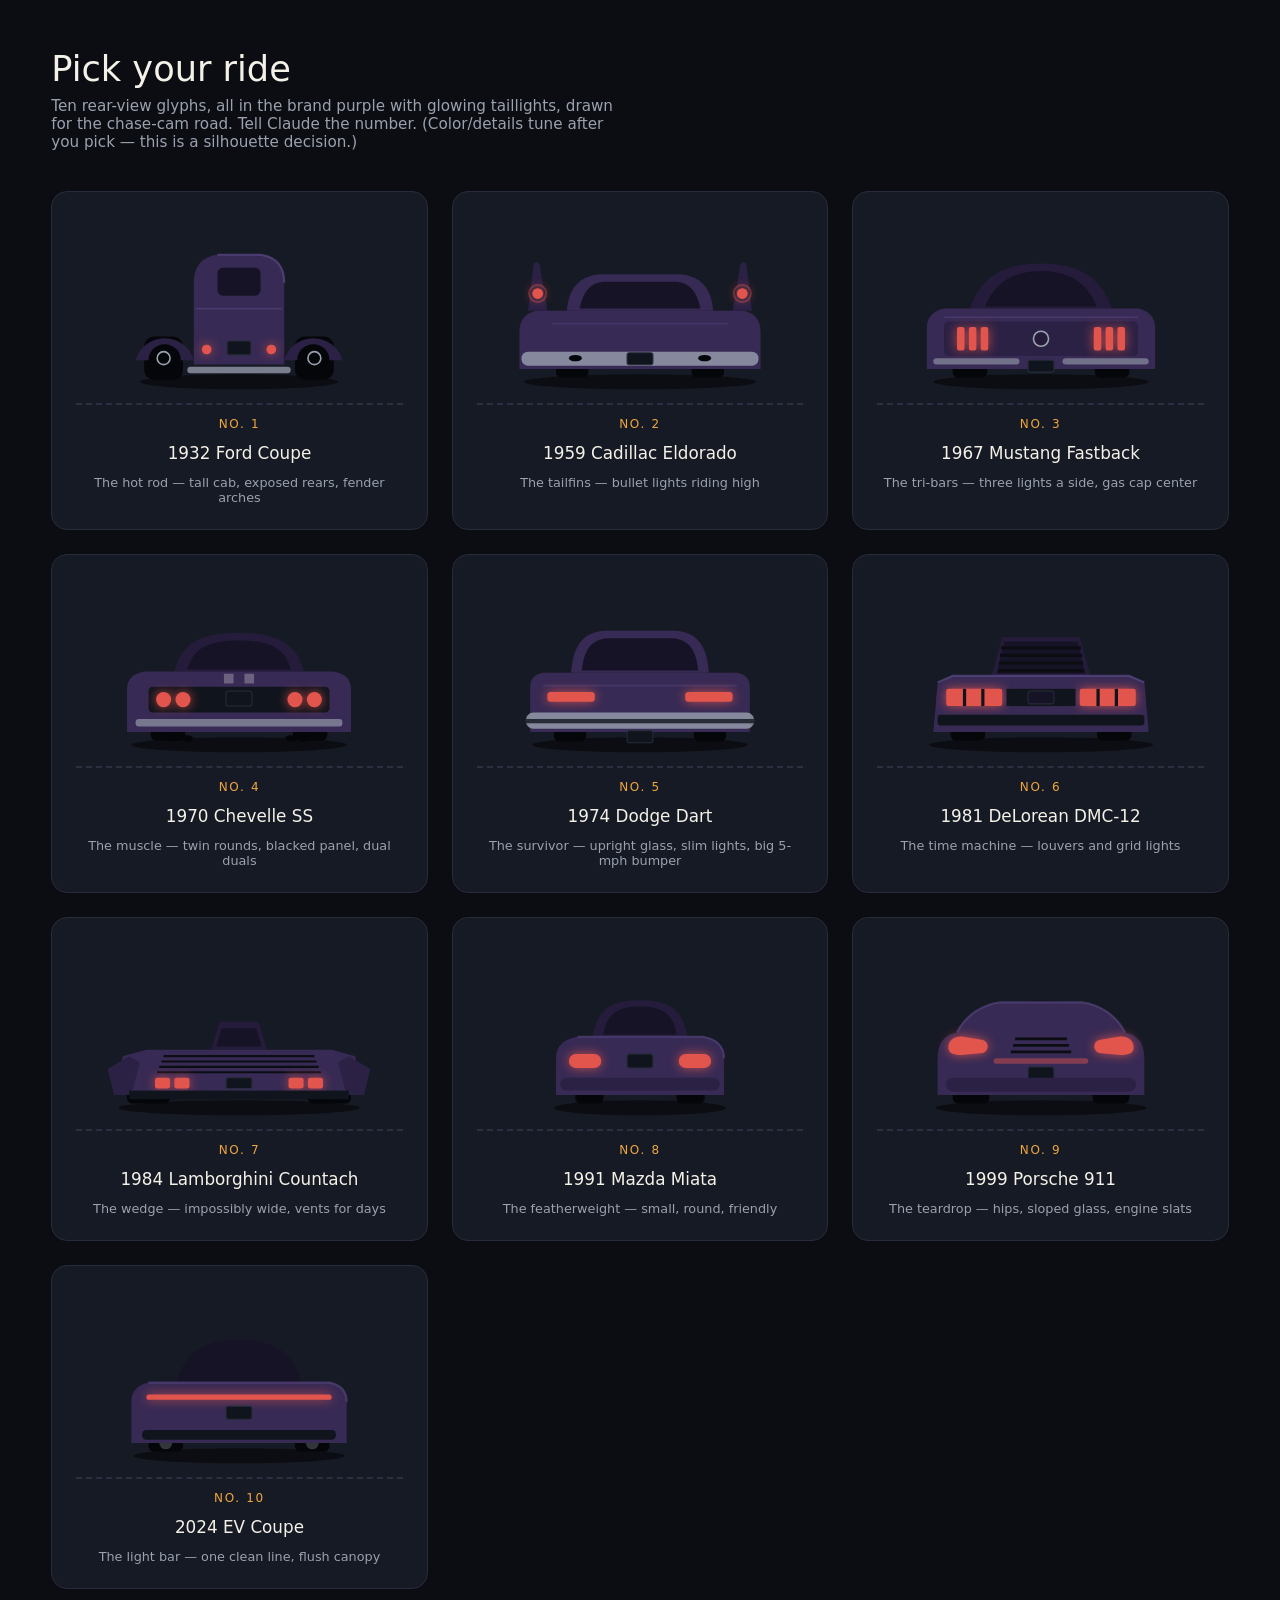
<file: design/car-mocks.html>
<!DOCTYPE html>
<html lang="en">
<head>
<meta charset="UTF-8">
<meta name="viewport" content="width=device-width, initial-scale=1.0">
<title>Car glyph mocks — pick your ride</title>
<style>
  :root {
    --asphalt:#0b0d12; --overpass:#161a24; --guardrail:#262c3a;
    --lane:#f4f1e8; --dust:#9aa1af; --sodium:#f0a63f;
  }
  * { box-sizing:border-box; margin:0; padding:0; }
  body {
    background:var(--asphalt); color:var(--lane);
    font-family:'Space Grotesk', ui-sans-serif, system-ui, sans-serif;
    padding:48px clamp(20px,4vw,64px) 96px;
  }
  h1 { font-weight:500; font-size:clamp(1.6rem,3vw,2.2rem); margin-bottom:8px; }
  .sub { color:var(--dust); font-size:.95rem; margin-bottom:40px; max-width:60ch; }
  .grid { display:grid; grid-template-columns:repeat(auto-fill,minmax(300px,1fr)); gap:24px; }
  .card {
    background:var(--overpass); border:1px solid var(--guardrail); border-radius:16px;
    padding:24px; display:flex; flex-direction:column; gap:12px; align-items:center;
  }
  .card svg { width:100%; max-width:280px; }
  .num {
    font-size:.75rem; letter-spacing:.14em; text-transform:uppercase; color:var(--sodium);
  }
  .name { font-weight:500; font-size:1.05rem; text-align:center; }
  .note { color:var(--dust); font-size:.8rem; text-align:center; }
  .road { width:100%; height:2px; border-top:2px dashed #2a3040; margin-top:-8px; }
  .tl { filter:drop-shadow(0 0 5px rgba(226,85,77,.85)); }
</style>
</head>
<body>
<h1>Pick your ride</h1>
<p class="sub">Ten rear-view glyphs, all in the brand purple with glowing taillights, drawn for the chase-cam road. Tell Claude the number. (Color/details tune after you pick — this is a silhouette decision.)</p>
<div class="grid">

<!-- 1 · 1932 Ford Coupe -->
<div class="card">
<svg viewBox="0 0 260 170">
  <ellipse cx="130" cy="154" rx="92" ry="7" fill="#000" opacity=".5"/>
  <rect x="42" y="112" width="36" height="40" rx="9" fill="#05060a"/>
  <rect x="182" y="112" width="36" height="40" rx="9" fill="#05060a"/>
  <circle cx="60" cy="132" r="6" fill="none" stroke="#9aa1af" stroke-width="1.5"/>
  <circle cx="200" cy="132" r="6" fill="none" stroke="#9aa1af" stroke-width="1.5"/>
  <path d="M34 134 A28 28 0 0 1 88 134 L76 134 A15 15 0 0 0 46 134 Z" fill="#2b2144"/>
  <path d="M172 134 A28 28 0 0 1 226 134 L214 134 A15 15 0 0 0 184 134 Z" fill="#2b2144"/>
  <path d="M88 138 L88 62 C88 46 96 38 110 36 L150 36 C164 38 172 46 172 62 L172 138 Z" fill="#372a54"/>
  <path d="M110 36 L150 36 C164 38 172 46 172 62" stroke="#5b4a86" stroke-width="2" fill="none" opacity=".7"/>
  <rect x="110" y="48" width="40" height="26" rx="5" fill="#171326"/>
  <line x1="90" y1="86" x2="170" y2="86" stroke="#5b4a86" stroke-width="1.5" opacity=".5"/>
  <circle class="tl" cx="100" cy="124" r="4.5" fill="#e2554d"/>
  <circle class="tl" cx="160" cy="124" r="4.5" fill="#e2554d"/>
  <rect x="119" y="116" width="22" height="13" rx="2" fill="#10141c" stroke="#262c3a"/>
  <rect x="82" y="140" width="96" height="6" rx="3" fill="#9aa1af" opacity=".75"/>
</svg>
<div class="road"></div>
<span class="num">No. 1</span>
<span class="name">1932 Ford Coupe</span>
<span class="note">The hot rod — tall cab, exposed rears, fender arches</span>
</div>

<!-- 2 · 1959 Cadillac Eldorado -->
<div class="card">
<svg viewBox="0 0 260 170">
  <ellipse cx="130" cy="154" rx="108" ry="7" fill="#000" opacity=".5"/>
  <rect x="52" y="134" width="30" height="16" rx="5" fill="#05060a"/>
  <rect x="178" y="134" width="30" height="16" rx="5" fill="#05060a"/>
  <path d="M26 88 L31 46 C32 42 36 42 37 46 L44 88 Z" fill="#2b2144"/>
  <path d="M216 88 L223 46 C224 42 228 42 229 46 L234 88 Z" fill="#2b2144"/>
  <path d="M62 88 C64 66 74 56 92 54 L168 54 C186 56 196 66 198 88 Z" fill="#372a54"/>
  <path d="M74 86 C77 70 84 62 96 61 L164 61 C176 62 183 70 186 86 Z" fill="#171326"/>
  <path d="M18 142 L18 108 C18 96 24 90 34 88 L226 88 C236 90 242 96 242 108 L242 142 Z" fill="#372a54"/>
  <line x1="48" y1="100" x2="212" y2="100" stroke="#5b4a86" stroke-width="1.5" opacity=".4"/>
  <circle class="tl" cx="35" cy="72" r="5" fill="#e2554d"/>
  <circle cx="35" cy="72" r="8" fill="none" stroke="#e2554d" stroke-width="1.5" opacity=".4"/>
  <circle class="tl" cx="225" cy="72" r="5" fill="#e2554d"/>
  <circle cx="225" cy="72" r="8" fill="none" stroke="#e2554d" stroke-width="1.5" opacity=".4"/>
  <rect x="20" y="126" width="220" height="13" rx="6" fill="#9aa1af" opacity=".8"/>
  <ellipse cx="70" cy="132" rx="6" ry="3" fill="#05060a"/>
  <ellipse cx="190" cy="132" rx="6" ry="3" fill="#05060a"/>
  <rect x="118" y="127" width="24" height="11" rx="2" fill="#10141c" stroke="#262c3a"/>
</svg>
<div class="road"></div>
<span class="num">No. 2</span>
<span class="name">1959 Cadillac Eldorado</span>
<span class="note">The tailfins — bullet lights riding high</span>
</div>

<!-- 3 · 1967 Mustang Fastback -->
<div class="card">
<svg viewBox="0 0 260 170">
  <ellipse cx="130" cy="154" rx="100" ry="7" fill="#000" opacity=".5"/>
  <rect x="48" y="134" width="32" height="16" rx="5" fill="#05060a"/>
  <rect x="180" y="134" width="32" height="16" rx="5" fill="#05060a"/>
  <path d="M64 86 C74 56 96 44 130 44 C164 44 186 56 196 86 Z" fill="#241c3a"/>
  <path d="M78 84 C88 60 106 51 130 51 C154 51 172 60 182 84 Z" fill="#171326"/>
  <path d="M24 142 L24 104 C24 94 30 88 40 86 L220 86 C230 88 236 94 236 104 L236 142 Z" fill="#372a54"/>
  <line x1="40" y1="94" x2="220" y2="94" stroke="#5b4a86" stroke-width="1.5" opacity=".5"/>
  <rect x="40" y="98" width="180" height="32" rx="4" fill="#2b2144"/>
  <rect class="tl" x="52" y="103" width="7" height="22" rx="2" fill="#e2554d"/>
  <rect class="tl" x="63" y="103" width="7" height="22" rx="2" fill="#e2554d"/>
  <rect class="tl" x="74" y="103" width="7" height="22" rx="2" fill="#e2554d"/>
  <rect class="tl" x="179" y="103" width="7" height="22" rx="2" fill="#e2554d"/>
  <rect class="tl" x="190" y="103" width="7" height="22" rx="2" fill="#e2554d"/>
  <rect class="tl" x="201" y="103" width="7" height="22" rx="2" fill="#e2554d"/>
  <circle cx="130" cy="114" r="7" fill="#241c3a" stroke="#9aa1af" stroke-width="1.5"/>
  <rect x="118" y="134" width="24" height="11" rx="2" fill="#10141c" stroke="#262c3a"/>
  <rect x="30" y="132" width="80" height="6" rx="3" fill="#9aa1af" opacity=".6"/>
  <rect x="150" y="132" width="80" height="6" rx="3" fill="#9aa1af" opacity=".6"/>
</svg>
<div class="road"></div>
<span class="num">No. 3</span>
<span class="name">1967 Mustang Fastback</span>
<span class="note">The tri-bars — three lights a side, gas cap center</span>
</div>

<!-- 4 · 1970 Chevelle SS -->
<div class="card">
<svg viewBox="0 0 260 170">
  <ellipse cx="130" cy="154" rx="100" ry="7" fill="#000" opacity=".5"/>
  <rect x="48" y="134" width="32" height="16" rx="5" fill="#05060a"/>
  <rect x="180" y="134" width="32" height="16" rx="5" fill="#05060a"/>
  <path d="M70 86 C76 60 94 50 130 50 C166 50 184 60 190 86 Z" fill="#241c3a"/>
  <path d="M82 84 C87 64 102 57 130 57 C158 57 173 64 178 84 Z" fill="#171326"/>
  <path d="M26 142 L26 102 C26 93 32 88 42 86 L218 86 C228 88 234 93 234 102 L234 142 Z" fill="#372a54"/>
  <rect x="116" y="88" width="9" height="9" fill="#f4f1e8" opacity=".28"/>
  <rect x="135" y="88" width="9" height="9" fill="#f4f1e8" opacity=".28"/>
  <rect x="46" y="100" width="168" height="24" rx="4" fill="#10141c"/>
  <circle class="tl" cx="60" cy="112" r="7" fill="#e2554d"/>
  <circle class="tl" cx="78" cy="112" r="7" fill="#e2554d"/>
  <circle class="tl" cx="182" cy="112" r="7" fill="#e2554d"/>
  <circle class="tl" cx="200" cy="112" r="7" fill="#e2554d"/>
  <rect x="118" y="104" width="24" height="14" rx="2" fill="#10141c" stroke="#262c3a"/>
  <rect x="34" y="130" width="192" height="7" rx="3" fill="#9aa1af" opacity=".65"/>
  <ellipse cx="70" cy="148" rx="5" ry="3" fill="#05060a"/>
  <ellipse cx="82" cy="148" rx="5" ry="3" fill="#05060a"/>
  <ellipse cx="178" cy="148" rx="5" ry="3" fill="#05060a"/>
  <ellipse cx="190" cy="148" rx="5" ry="3" fill="#05060a"/>
</svg>
<div class="road"></div>
<span class="num">No. 4</span>
<span class="name">1970 Chevelle SS</span>
<span class="note">The muscle — twin rounds, blacked panel, dual duals</span>
</div>

<!-- 5 · 1974 Dodge Dart -->
<div class="card">
<svg viewBox="0 0 260 170">
  <ellipse cx="130" cy="154" rx="100" ry="7" fill="#000" opacity=".5"/>
  <rect x="50" y="136" width="30" height="15" rx="5" fill="#05060a"/>
  <rect x="180" y="136" width="30" height="15" rx="5" fill="#05060a"/>
  <path d="M66 87 C68 60 78 50 96 48 L164 48 C182 50 192 60 194 87 Z" fill="#372a54"/>
  <path d="M76 85 C78 64 86 56 100 55 L160 55 C174 56 182 64 184 85 Z" fill="#171326"/>
  <path d="M28 142 L28 100 C28 92 33 88 40 87 L220 87 C227 88 232 92 232 100 L232 142 Z" fill="#372a54"/>
  <line x1="40" y1="99" x2="220" y2="99" stroke="#5b4a86" stroke-width="1.5" opacity=".4"/>
  <rect class="tl" x="44" y="105" width="44" height="9" rx="3" fill="#e2554d"/>
  <rect class="tl" x="172" y="105" width="44" height="9" rx="3" fill="#e2554d"/>
  <rect x="24" y="124" width="212" height="15" rx="7" fill="#9aa1af" opacity=".8"/>
  <rect x="24" y="130" width="212" height="4" fill="#10141c" opacity=".8"/>
  <rect x="118" y="141" width="24" height="11" rx="2" fill="#10141c" stroke="#262c3a"/>
</svg>
<div class="road"></div>
<span class="num">No. 5</span>
<span class="name">1974 Dodge Dart</span>
<span class="note">The survivor — upright glass, slim lights, big 5-mph bumper</span>
</div>

<!-- 6 · 1981 DeLorean DMC-12 -->
<div class="card">
<svg viewBox="0 0 260 170">
  <ellipse cx="130" cy="154" rx="104" ry="7" fill="#000" opacity=".5"/>
  <rect x="46" y="134" width="32" height="16" rx="5" fill="#05060a"/>
  <rect x="182" y="134" width="32" height="16" rx="5" fill="#05060a"/>
  <path d="M84 90 L94 54 L166 54 L176 90 Z" fill="#241c3a"/>
  <path d="M96 58 L164 58 L171 88 L89 88 Z" fill="#171326"/>
  <line x1="93" y1="64" x2="167" y2="64" stroke="#0b0d12" stroke-width="3"/>
  <line x1="92" y1="71" x2="168" y2="71" stroke="#0b0d12" stroke-width="3"/>
  <line x1="91" y1="78" x2="169" y2="78" stroke="#0b0d12" stroke-width="3"/>
  <line x1="90" y1="85" x2="170" y2="85" stroke="#0b0d12" stroke-width="3"/>
  <path d="M30 142 L34 96 L48 90 L212 90 L226 96 L230 142 Z" fill="#372a54"/>
  <path d="M34 96 L48 90 L212 90 L226 96" stroke="#5b4a86" stroke-width="2" fill="none" opacity=".7"/>
  <rect class="tl" x="42" y="102" width="52" height="16" rx="2" fill="#e2554d"/>
  <line x1="59" y1="102" x2="59" y2="118" stroke="#10141c" stroke-width="3"/>
  <line x1="76" y1="102" x2="76" y2="118" stroke="#10141c" stroke-width="3"/>
  <rect class="tl" x="166" y="102" width="52" height="16" rx="2" fill="#e2554d"/>
  <line x1="183" y1="102" x2="183" y2="118" stroke="#10141c" stroke-width="3"/>
  <line x1="200" y1="102" x2="200" y2="118" stroke="#10141c" stroke-width="3"/>
  <rect x="98" y="102" width="64" height="16" fill="#10141c"/>
  <rect x="118" y="104" width="24" height="12" rx="2" fill="#171326" stroke="#262c3a"/>
  <rect x="34" y="126" width="192" height="10" rx="3" fill="#10141c"/>
</svg>
<div class="road"></div>
<span class="num">No. 6</span>
<span class="name">1981 DeLorean DMC-12</span>
<span class="note">The time machine — louvers and grid lights</span>
</div>

<!-- 7 · 1984 Lamborghini Countach -->
<div class="card">
<svg viewBox="0 0 260 170">
  <ellipse cx="130" cy="154" rx="112" ry="7" fill="#000" opacity=".5"/>
  <rect x="26" y="134" width="40" height="16" rx="5" fill="#05060a"/>
  <rect x="194" y="134" width="40" height="16" rx="5" fill="#05060a"/>
  <path d="M104 100 L112 74 L148 74 L156 100 Z" fill="#241c3a"/>
  <path d="M114 80 L146 80 L151 97 L109 97 Z" fill="#171326"/>
  <path d="M16 142 L22 106 L44 100 L216 100 L238 106 L244 142 Z" fill="#372a54"/>
  <path d="M14 142 L8 118 L28 106 L38 112 L30 142 Z" fill="#2b2144"/>
  <path d="M246 142 L252 118 L232 106 L222 112 L230 142 Z" fill="#2b2144"/>
  <line x1="60" y1="106" x2="200" y2="106" stroke="#0b0d12" stroke-width="2"/>
  <line x1="58" y1="111" x2="202" y2="111" stroke="#0b0d12" stroke-width="2"/>
  <line x1="56" y1="116" x2="204" y2="116" stroke="#0b0d12" stroke-width="2"/>
  <line x1="54" y1="121" x2="206" y2="121" stroke="#0b0d12" stroke-width="2"/>
  <rect class="tl" x="52" y="126" width="14" height="10" rx="2" fill="#e2554d"/>
  <rect class="tl" x="70" y="126" width="14" height="10" rx="2" fill="#e2554d"/>
  <rect class="tl" x="176" y="126" width="14" height="10" rx="2" fill="#e2554d"/>
  <rect class="tl" x="194" y="126" width="14" height="10" rx="2" fill="#e2554d"/>
  <rect x="118" y="126" width="24" height="10" rx="2" fill="#10141c" stroke="#262c3a"/>
  <rect x="28" y="138" width="204" height="8" fill="#10141c"/>
</svg>
<div class="road"></div>
<span class="num">No. 7</span>
<span class="name">1984 Lamborghini Countach</span>
<span class="note">The wedge — impossibly wide, vents for days</span>
</div>

<!-- 8 · 1991 Mazda Miata -->
<div class="card">
<svg viewBox="0 0 260 170">
  <ellipse cx="130" cy="154" rx="80" ry="7" fill="#000" opacity=".5"/>
  <rect x="70" y="136" width="26" height="14" rx="5" fill="#05060a"/>
  <rect x="164" y="136" width="26" height="14" rx="5" fill="#05060a"/>
  <path d="M86 88 C90 62 104 54 130 54 C156 54 170 62 174 88 Z" fill="#241c3a"/>
  <path d="M96 86 C99 66 110 60 130 60 C150 60 161 66 164 86 Z" fill="#171326"/>
  <path d="M52 142 L52 108 C52 96 60 90 72 88 L188 88 C200 90 208 96 208 108 L208 142 Z" fill="#372a54"/>
  <path d="M72 88 L188 88 C200 90 208 96 208 108" stroke="#5b4a86" stroke-width="2" fill="none" opacity=".6"/>
  <rect class="tl" x="64" y="104" width="30" height="13" rx="6.5" fill="#e2554d"/>
  <rect class="tl" x="166" y="104" width="30" height="13" rx="6.5" fill="#e2554d"/>
  <rect x="118" y="104" width="24" height="13" rx="2" fill="#10141c" stroke="#262c3a"/>
  <rect x="56" y="126" width="148" height="12" rx="6" fill="#2b2144"/>
</svg>
<div class="road"></div>
<span class="num">No. 8</span>
<span class="name">1991 Mazda Miata</span>
<span class="note">The featherweight — small, round, friendly</span>
</div>

<!-- 9 · 1999 Porsche 911 (996) -->
<div class="card">
<svg viewBox="0 0 260 170">
  <ellipse cx="130" cy="154" rx="98" ry="7" fill="#000" opacity=".5"/>
  <rect x="48" y="134" width="34" height="16" rx="5" fill="#05060a"/>
  <rect x="178" y="134" width="34" height="16" rx="5" fill="#05060a"/>
  <path d="M84 84 C92 60 108 54 130 54 C152 54 168 60 176 84 Z" fill="#171326"/>
  <path d="M34 142 L34 108 C34 94 40 86 52 84 C60 68 76 58 92 56 L168 56 C184 58 200 68 208 84 C220 86 226 94 226 108 L226 142 Z" fill="#372a54"/>
  <path d="M52 84 C60 68 76 58 92 56 L168 56 C184 58 200 68 208 84" stroke="#5b4a86" stroke-width="2" fill="none" opacity=".6"/>
  <line x1="106" y1="90" x2="154" y2="90" stroke="#0b0d12" stroke-width="2.5"/>
  <line x1="104" y1="96" x2="156" y2="96" stroke="#0b0d12" stroke-width="2.5"/>
  <line x1="102" y1="102" x2="158" y2="102" stroke="#0b0d12" stroke-width="2.5"/>
  <path class="tl" d="M44 98 C44 91 50 87 58 88 L76 91 C82 93 82 101 76 103 L56 105 C48 105 44 103 44 98 Z" fill="#e2554d"/>
  <path class="tl" d="M216 98 C216 91 210 87 202 88 L184 91 C178 93 178 101 184 103 L204 105 C212 105 216 103 216 98 Z" fill="#e2554d"/>
  <rect x="86" y="108" width="88" height="5" rx="2.5" fill="#e2554d" opacity=".45"/>
  <rect x="118" y="116" width="24" height="12" rx="2" fill="#10141c" stroke="#262c3a"/>
  <rect x="42" y="126" width="176" height="13" rx="6" fill="#2b2144"/>
</svg>
<div class="road"></div>
<span class="num">No. 9</span>
<span class="name">1999 Porsche 911</span>
<span class="note">The teardrop — hips, sloped glass, engine slats</span>
</div>

<!-- 10 · 2024 EV Coupe -->
<div class="card">
<svg viewBox="0 0 260 170">
  <ellipse cx="130" cy="154" rx="98" ry="7" fill="#000" opacity=".5"/>
  <rect x="46" y="134" width="32" height="16" rx="5" fill="#05060a"/>
  <circle cx="62" cy="142" r="6" fill="#9aa1af" opacity=".3"/>
  <rect x="182" y="134" width="32" height="16" rx="5" fill="#05060a"/>
  <circle cx="198" cy="142" r="6" fill="#9aa1af" opacity=".3"/>
  <path d="M72 86 C80 56 100 46 130 46 C160 46 180 56 188 86 Z" fill="#171326"/>
  <path d="M30 142 L30 104 C30 94 36 88 46 86 L214 86 C224 88 230 94 230 104 L230 142 Z" fill="#372a54"/>
  <path d="M46 86 L214 86 C224 88 230 94 230 104" stroke="#5b4a86" stroke-width="2" fill="none" opacity=".6"/>
  <rect class="tl" x="44" y="97" width="172" height="5" rx="2.5" fill="#e2554d"/>
  <rect x="118" y="108" width="24" height="12" rx="2" fill="#10141c" stroke="#262c3a"/>
  <rect x="40" y="130" width="180" height="9" rx="4" fill="#10141c"/>
</svg>
<div class="road"></div>
<span class="num">No. 10</span>
<span class="name">2024 EV Coupe</span>
<span class="note">The light bar — one clean line, flush canopy</span>
</div>

</div>
</body>
</html>
</file>
